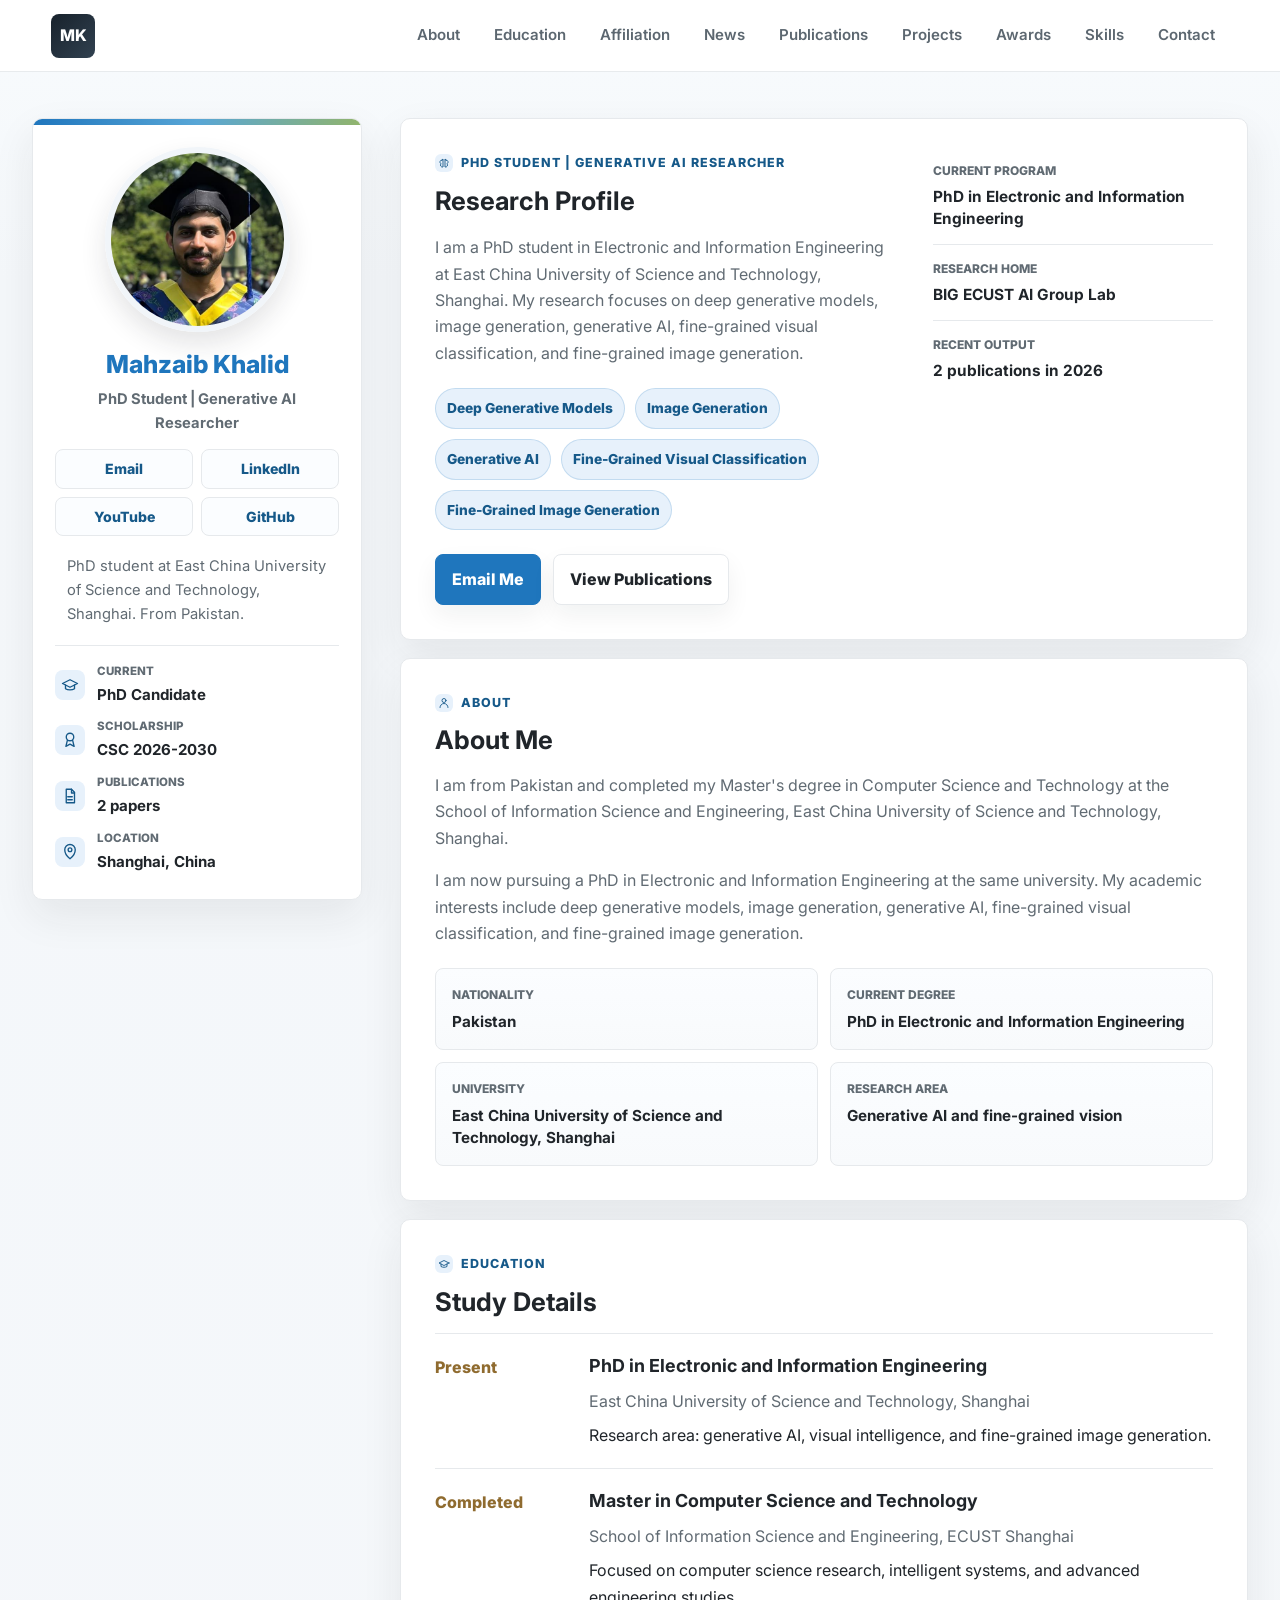
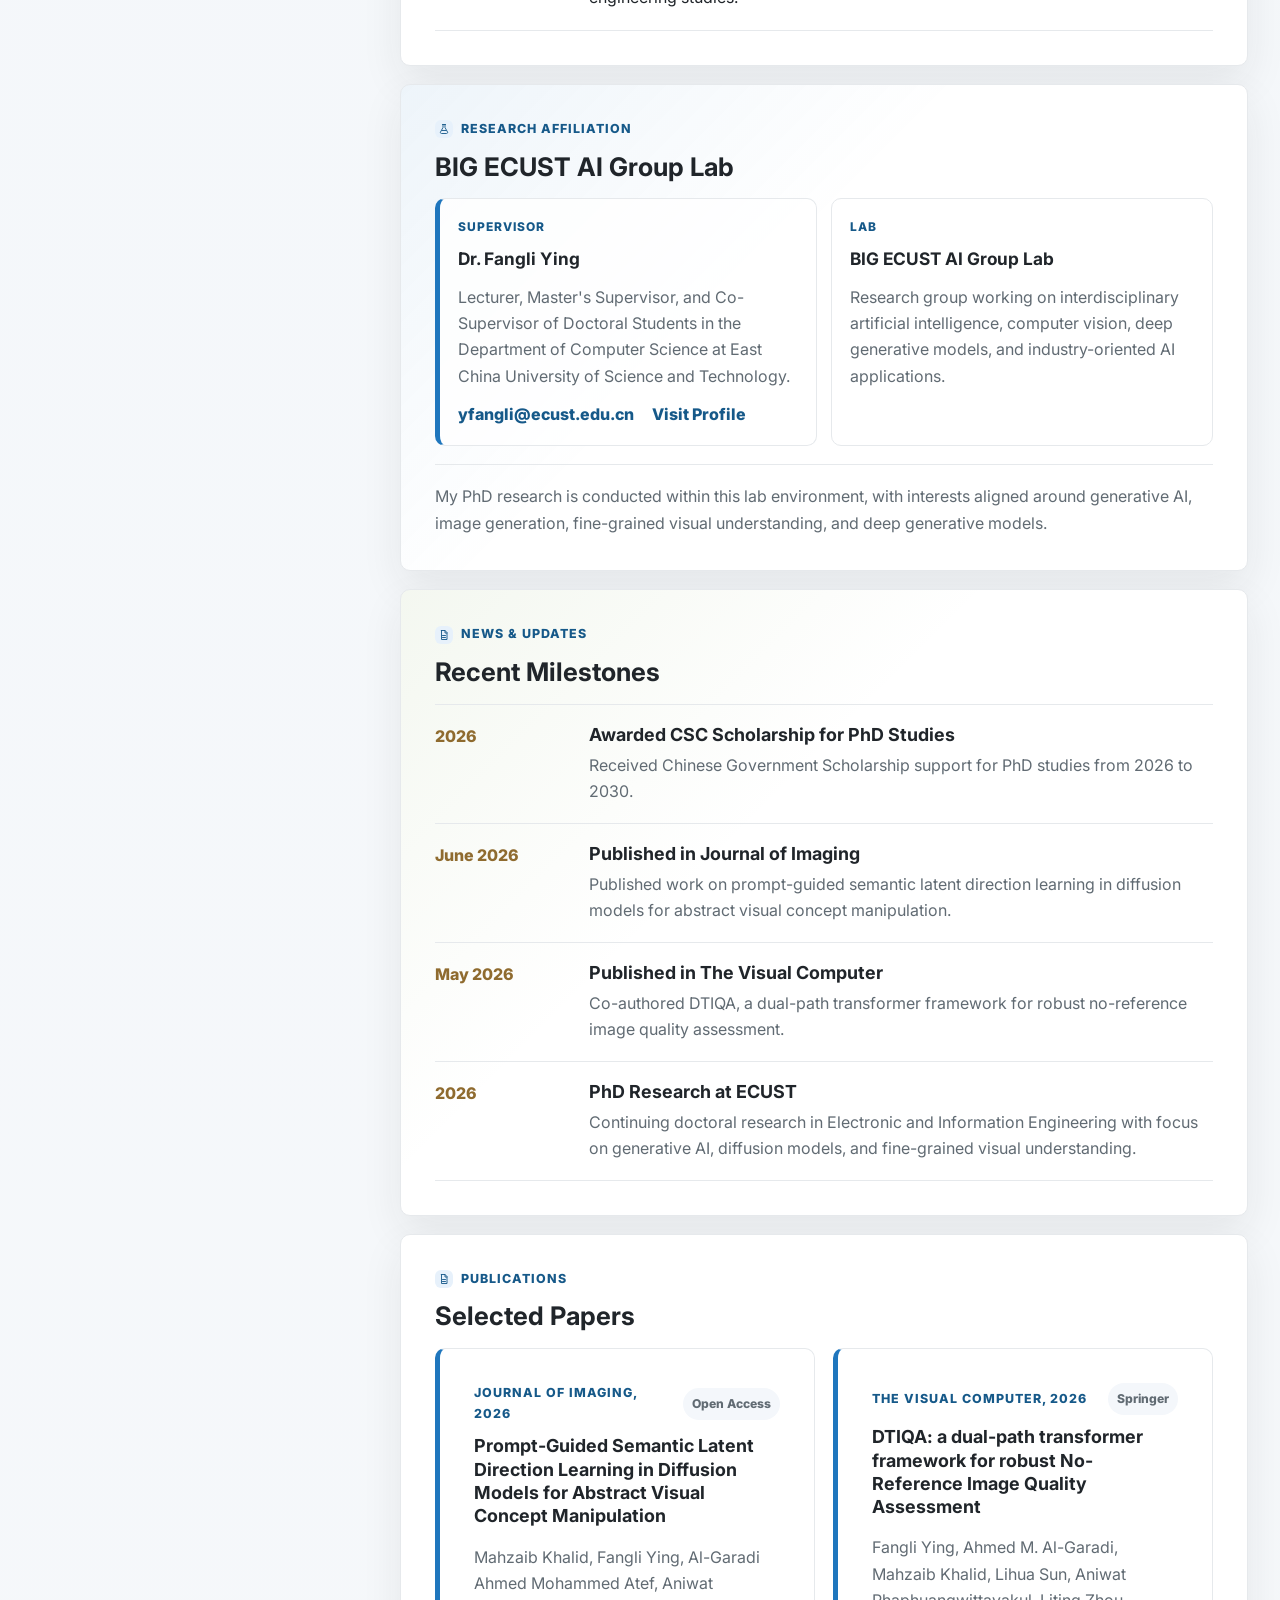
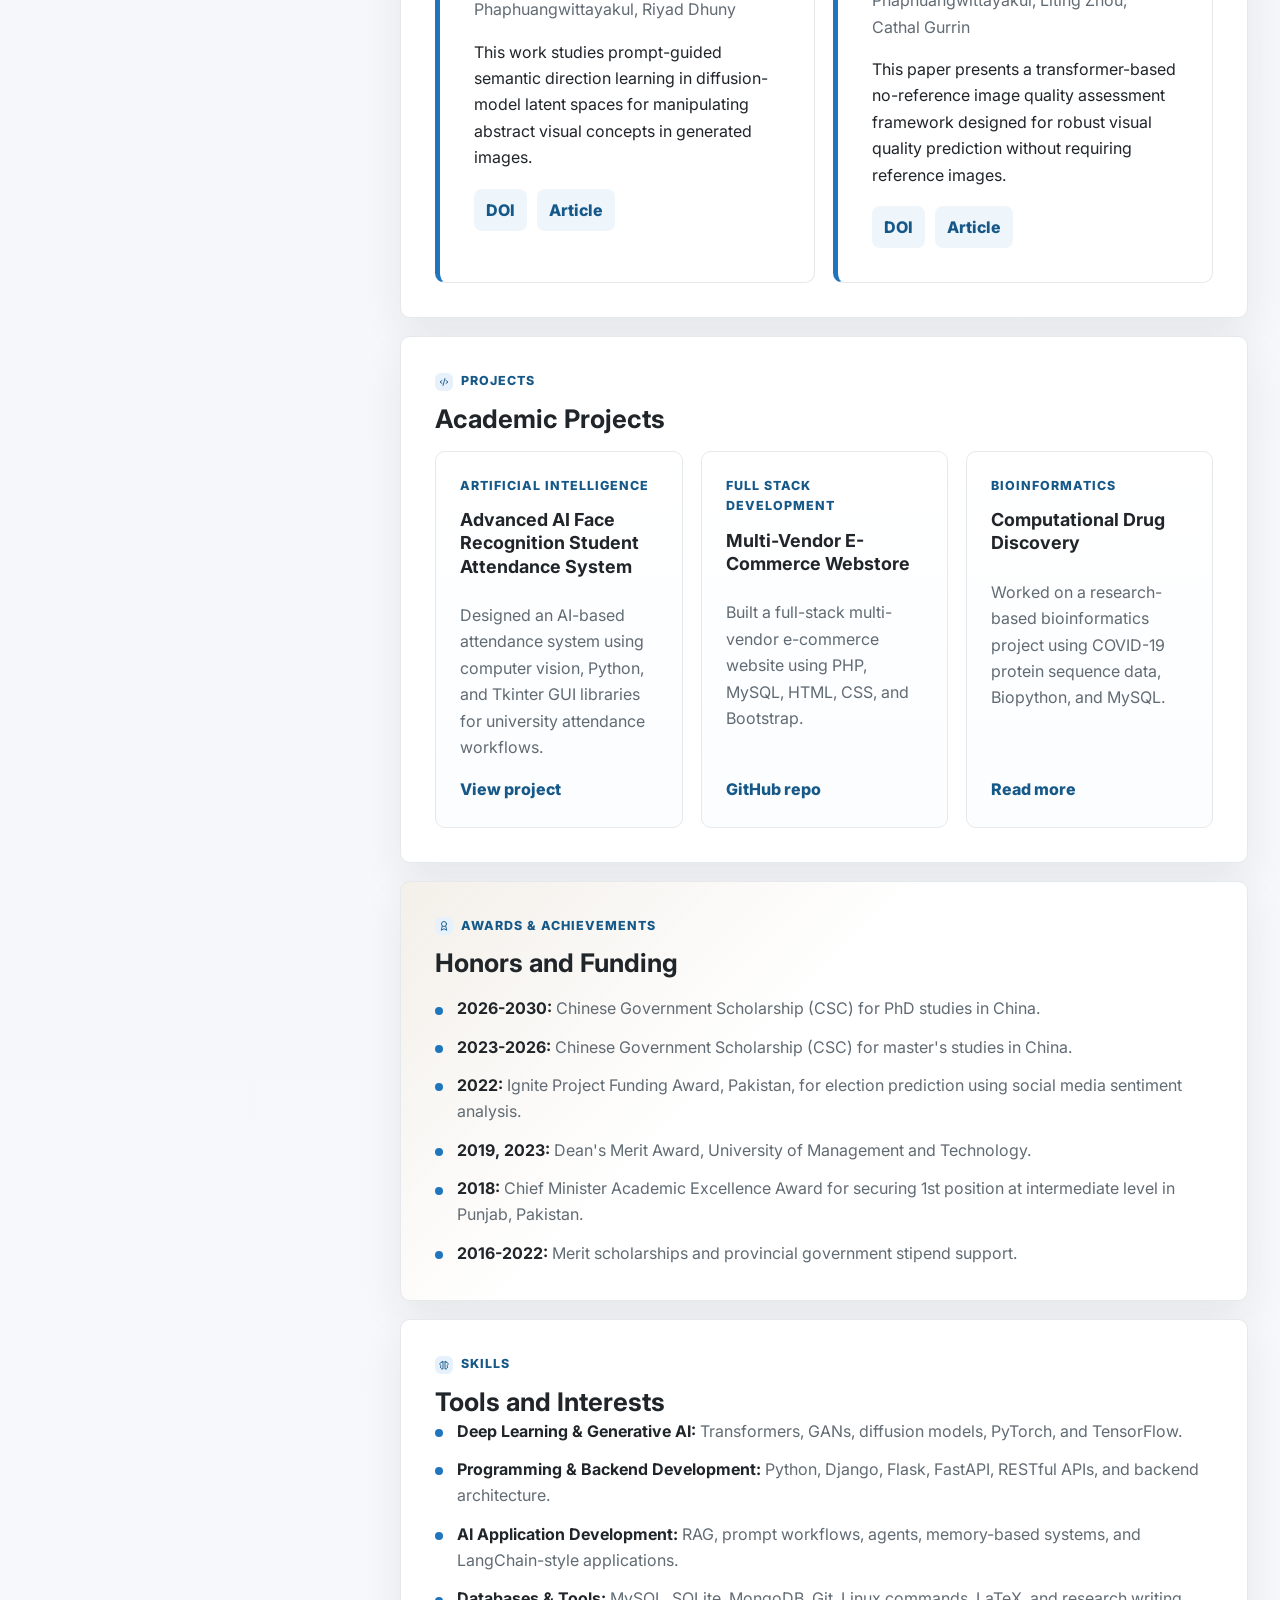
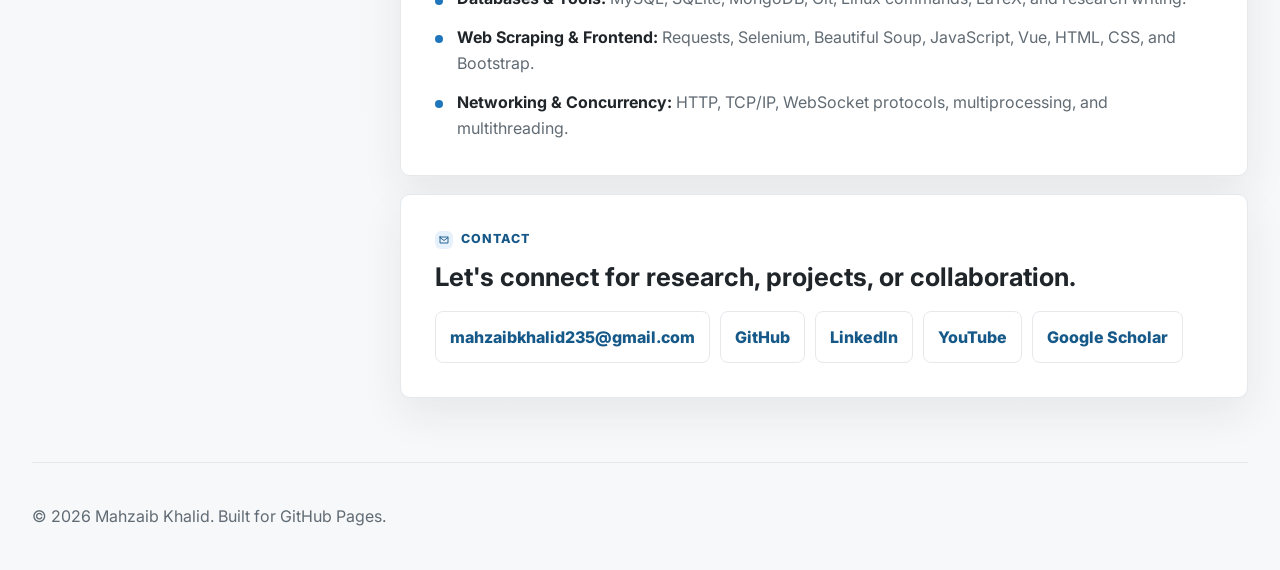
<file: index.html>
<!doctype html>
<html lang="en">
  <head>
    <meta charset="utf-8">
    <meta name="viewport" content="width=device-width, initial-scale=1">
    <meta name="description" content="Academic portfolio of Mahzaib Khalid, PhD student in Electronic and Information Engineering at ECUST Shanghai.">
    <title>Mahzaib Khalid | Academic Portfolio</title>
    <link rel="preconnect" href="https://fonts.googleapis.com">
    <link rel="preconnect" href="https://fonts.gstatic.com" crossorigin>
    <link href="https://fonts.googleapis.com/css2?family=Inter:wght@400;500;600;700;800&family=Source+Serif+4:wght@600;700&display=swap" rel="stylesheet">
    <link rel="stylesheet" href="styles.css?v=20260716-4">
  </head>
  <body>
    <svg class="icon-sprite" aria-hidden="true">
      <symbol id="icon-user" viewBox="0 0 24 24">
        <path d="M20 21a8 8 0 0 0-16 0"></path>
        <circle cx="12" cy="7" r="4"></circle>
      </symbol>
      <symbol id="icon-school" viewBox="0 0 24 24">
        <path d="m22 10-10-5-10 5 10 5 10-5Z"></path>
        <path d="M6 12v5c3 2 9 2 12 0v-5"></path>
      </symbol>
      <symbol id="icon-lab" viewBox="0 0 24 24">
        <path d="M9 3h6"></path>
        <path d="M10 3v6l-5 9a2 2 0 0 0 2 3h10a2 2 0 0 0 2-3l-5-9V3"></path>
        <path d="M8 15h8"></path>
      </symbol>
      <symbol id="icon-paper" viewBox="0 0 24 24">
        <path d="M7 3h7l4 4v14H7V3Z"></path>
        <path d="M14 3v5h4"></path>
        <path d="M9 13h6"></path>
        <path d="M9 17h6"></path>
      </symbol>
      <symbol id="icon-code" viewBox="0 0 24 24">
        <path d="m8 9-4 3 4 3"></path>
        <path d="m16 9 4 3-4 3"></path>
        <path d="m14 5-4 14"></path>
      </symbol>
      <symbol id="icon-mail" viewBox="0 0 24 24">
        <path d="M4 6h16v12H4V6Z"></path>
        <path d="m4 7 8 6 8-6"></path>
      </symbol>
      <symbol id="icon-map" viewBox="0 0 24 24">
        <path d="M12 21s7-5.2 7-12a7 7 0 0 0-14 0c0 6.8 7 12 7 12Z"></path>
        <circle cx="12" cy="9" r="2.5"></circle>
      </symbol>
      <symbol id="icon-brain" viewBox="0 0 24 24">
        <path d="M8 6a4 4 0 0 0-2 7.5A4 4 0 0 0 10 20V4a4 4 0 0 0-2 2Z"></path>
        <path d="M16 6a4 4 0 0 1 2 7.5A4 4 0 0 1 14 20V4a4 4 0 0 1 2 2Z"></path>
      </symbol>
      <symbol id="icon-award" viewBox="0 0 24 24">
        <circle cx="12" cy="8" r="5"></circle>
        <path d="m8.5 12.5-2 8 5.5-3 5.5 3-2-8"></path>
      </symbol>
    </svg>
    <header class="site-header">
      <a class="brand" href="#top" aria-label="Mahzaib Khalid home">
        <span>MK</span>
      </a>
      <button class="nav-toggle" type="button" aria-expanded="false" aria-controls="site-nav" aria-label="Toggle navigation">
        <span></span>
        <span></span>
        <span></span>
      </button>
      <nav id="site-nav" class="site-nav" aria-label="Primary navigation">
        <a href="#about">About</a>
        <a href="#education">Education</a>
        <a href="#affiliation">Affiliation</a>
        <a href="#news">News</a>
        <a href="#publications">Publications</a>
        <a href="#projects">Projects</a>
        <a href="#awards">Awards</a>
        <a href="#skills">Skills</a>
        <a href="#contact">Contact</a>
      </nav>
    </header>

    <main id="top" class="page-layout">
      <aside class="profile-sidebar" aria-label="Profile summary">
        <img class="profile-photo" src="assets/Mahzaib-Profile.jpg" alt="Mahzaib Khalid wearing graduation attire">
        <h1>Mahzaib Khalid</h1>
        <p class="profile-role">PhD Student | Generative AI Researcher</p>
        <div class="profile-links" aria-label="Profile links">
          <a href="mailto:mahzaibkhalid235@gmail.com">Email</a>
          <a href="https://www.linkedin.com/in/mahzaibkhalid/">LinkedIn</a>
          <a href="https://www.youtube.com/@whereismahzaib">YouTube</a>
          <a href="https://github.com/MahzaibKhalid">GitHub</a>
        </div>
        <p class="profile-note">
          PhD student at East China University of Science and Technology, Shanghai. From Pakistan.
        </p>
        <div class="sidebar-facts" aria-label="Quick facts">
          <div>
            <svg class="fact-icon"><use href="#icon-school"></use></svg>
            <span>Current</span>
            <strong>PhD Candidate</strong>
          </div>
          <div>
            <svg class="fact-icon"><use href="#icon-award"></use></svg>
            <span>Scholarship</span>
            <strong>CSC 2026-2030</strong>
          </div>
          <div>
            <svg class="fact-icon"><use href="#icon-paper"></use></svg>
            <span>Publications</span>
            <strong>2 papers</strong>
          </div>
          <div>
            <svg class="fact-icon"><use href="#icon-map"></use></svg>
            <span>Location</span>
            <strong>Shanghai, China</strong>
          </div>
        </div>
      </aside>

      <div class="content-column">
        <section class="hero card-section">
          <div class="hero-content">
            <p class="eyebrow icon-label"><svg><use href="#icon-brain"></use></svg> PhD Student | Generative AI Researcher</p>
            <h2>Research Profile</h2>
            <p class="hero-copy">
              I am a PhD student in Electronic and Information Engineering at East China University of
              Science and Technology, Shanghai. My research focuses on deep generative models, image
              generation, generative AI, fine-grained visual classification, and fine-grained image generation.
            </p>
            <ul class="research-chips" aria-label="Research interests">
              <li>Deep Generative Models</li>
              <li>Image Generation</li>
              <li>Generative AI</li>
              <li>Fine-Grained Visual Classification</li>
              <li>Fine-Grained Image Generation</li>
            </ul>
            <div class="hero-actions" aria-label="Profile links">
              <a class="button primary" href="mailto:mahzaibkhalid235@gmail.com">Email Me</a>
              <a class="button" href="#publications">View Publications</a>
            </div>
          </div>
          <div class="hero-summary" aria-label="Research summary">
            <div>
              <span>Current Program</span>
              <strong>PhD in Electronic and Information Engineering</strong>
            </div>
            <div>
              <span>Research Home</span>
              <strong>BIG ECUST AI Group Lab</strong>
            </div>
            <div>
              <span>Recent Output</span>
              <strong>2 publications in 2026</strong>
            </div>
          </div>
        </section>

      <section id="about" class="section card-section">
        <div class="section-heading simple-heading">
          <p class="section-label icon-label"><svg><use href="#icon-user"></use></svg> About</p>
          <h2>About Me</h2>
        </div>
        <div class="rich-text">
          <p>
            I am from Pakistan and completed my Master's degree in Computer Science and Technology
            at the School of Information Science and Engineering, East China University of Science and
            Technology, Shanghai.
          </p>
          <p>
            I am now pursuing a PhD in Electronic and Information Engineering at the same university.
            My academic interests include deep generative models, image generation, generative AI,
            fine-grained visual classification, and fine-grained image generation.
          </p>
        </div>
        <div class="info-grid">
          <article class="info-card">
            <span>Nationality</span>
            <strong>Pakistan</strong>
          </article>
          <article class="info-card">
            <span>Current Degree</span>
            <strong>PhD in Electronic and Information Engineering</strong>
          </article>
          <article class="info-card">
            <span>University</span>
            <strong>East China University of Science and Technology, Shanghai</strong>
          </article>
          <article class="info-card">
            <span>Research Area</span>
            <strong>Generative AI and fine-grained vision</strong>
          </article>
        </div>
      </section>

      <section id="education" class="section card-section">
        <div class="section-heading simple-heading">
          <p class="section-label icon-label"><svg><use href="#icon-school"></use></svg> Education</p>
          <h2>Study Details</h2>
        </div>
        <div class="timeline">
          <article class="timeline-item">
            <span class="year">Present</span>
            <div>
              <h3>PhD in Electronic and Information Engineering</h3>
              <p class="muted">East China University of Science and Technology, Shanghai</p>
              <p>Research area: generative AI, visual intelligence, and fine-grained image generation.</p>
            </div>
          </article>
          <article class="timeline-item">
            <span class="year">Completed</span>
            <div>
              <h3>Master in Computer Science and Technology</h3>
              <p class="muted">School of Information Science and Engineering, ECUST Shanghai</p>
              <p>Focused on computer science research, intelligent systems, and advanced engineering studies.</p>
            </div>
          </article>
        </div>
      </section>

      <section id="affiliation" class="section card-section affiliation-section">
        <div class="section-heading simple-heading">
          <p class="section-label icon-label"><svg><use href="#icon-lab"></use></svg> Research Affiliation</p>
          <h2>BIG ECUST AI Group Lab</h2>
        </div>
        <div class="affiliation-grid">
          <article class="affiliation-card supervisor-card">
            <span>Supervisor</span>
            <strong>Dr. Fangli Ying</strong>
            <p>
              Lecturer, Master's Supervisor, and Co-Supervisor of Doctoral Students in the
              Department of Computer Science at East China University of Science and Technology.
            </p>
            <div class="supervisor-links">
              <a class="text-link" href="mailto:yfangli@ecust.edu.cn">yfangli@ecust.edu.cn</a>
              <a class="text-link" href="https://fangli-ying.github.io/">Visit Profile</a>
            </div>
          </article>
          <article class="affiliation-card">
            <span>Lab</span>
            <strong>BIG ECUST AI Group Lab</strong>
            <p>
              Research group working on interdisciplinary artificial intelligence, computer vision,
              deep generative models, and industry-oriented AI applications.
            </p>
          </article>
        </div>
        <p class="affiliation-note">
          My PhD research is conducted within this lab environment, with interests aligned around
          generative AI, image generation, fine-grained visual understanding, and deep generative models.
        </p>
      </section>

      <section id="news" class="section card-section news-section">
        <div class="section-heading simple-heading">
          <p class="section-label icon-label"><svg><use href="#icon-paper"></use></svg> News & Updates</p>
          <h2>Recent Milestones</h2>
        </div>
        <div class="news-list">
          <article class="news-item">
            <time datetime="2026">2026</time>
            <div>
              <h3>Awarded CSC Scholarship for PhD Studies</h3>
              <p>
                Received Chinese Government Scholarship support for PhD studies from 2026 to 2030.
              </p>
            </div>
          </article>
          <article class="news-item">
            <time datetime="2026-06-25">June 2026</time>
            <div>
              <h3>Published in Journal of Imaging</h3>
              <p>
                Published work on prompt-guided semantic latent direction learning in diffusion models
                for abstract visual concept manipulation.
              </p>
            </div>
          </article>
          <article class="news-item">
            <time datetime="2026-05-20">May 2026</time>
            <div>
              <h3>Published in The Visual Computer</h3>
              <p>
                Co-authored DTIQA, a dual-path transformer framework for robust no-reference image
                quality assessment.
              </p>
            </div>
          </article>
          <article class="news-item">
            <time datetime="2026">2026</time>
            <div>
              <h3>PhD Research at ECUST</h3>
              <p>
                Continuing doctoral research in Electronic and Information Engineering with focus on
                generative AI, diffusion models, and fine-grained visual understanding.
              </p>
            </div>
          </article>
        </div>
      </section>

      <section id="publications" class="section card-section publication-section">
        <div class="section-heading simple-heading">
          <p class="section-label icon-label"><svg><use href="#icon-paper"></use></svg> Publications</p>
          <h2>Selected Papers</h2>
        </div>
        <div class="publication-list">
          <article class="paper">
            <div class="paper-topline">
              <p class="paper-meta">Journal of Imaging, 2026</p>
              <span class="paper-badge">Open Access</span>
            </div>
            <h3>Prompt-Guided Semantic Latent Direction Learning in Diffusion Models for Abstract Visual Concept Manipulation</h3>
            <p class="muted">
              Mahzaib Khalid, Fangli Ying, Al-Garadi Ahmed Mohammed Atef,
              Aniwat Phaphuangwittayakul, Riyad Dhuny
            </p>
            <p>
              This work studies prompt-guided semantic direction learning in diffusion-model latent spaces
              for manipulating abstract visual concepts in generated images.
            </p>
            <div class="paper-links">
              <a href="https://doi.org/10.3390/jimaging12070279">DOI</a>
              <a href="https://www.mdpi.com/2313-433X/12/7/279">Article</a>
            </div>
          </article>
          <article class="paper">
            <div class="paper-topline">
              <p class="paper-meta">The Visual Computer, 2026</p>
              <span class="paper-badge">Springer</span>
            </div>
            <h3>DTIQA: a dual-path transformer framework for robust No-Reference Image Quality Assessment</h3>
            <p class="muted">
              Fangli Ying, Ahmed M. Al-Garadi, Mahzaib Khalid, Lihua Sun,
              Aniwat Phaphuangwittayakul, Liting Zhou, Cathal Gurrin
            </p>
            <p>
              This paper presents a transformer-based no-reference image quality assessment framework
              designed for robust visual quality prediction without requiring reference images.
            </p>
            <div class="paper-links">
              <a href="https://doi.org/10.1007/s00371-026-04506-x">DOI</a>
              <a href="https://link.springer.com/article/10.1007/s00371-026-04506-x">Article</a>
            </div>
          </article>
        </div>
      </section>

      <section id="projects" class="section card-section">
        <div class="section-heading simple-heading">
          <p class="section-label icon-label"><svg><use href="#icon-code"></use></svg> Projects</p>
          <h2>Academic Projects</h2>
        </div>
        <div class="project-grid">
          <article class="project-card">
            <p class="project-type">Artificial Intelligence</p>
            <h3>Advanced AI Face Recognition Student Attendance System</h3>
            <p>Designed an AI-based attendance system using computer vision, Python, and Tkinter GUI libraries for university attendance workflows.</p>
            <a href="#">View project</a>
          </article>
          <article class="project-card">
            <p class="project-type">Full Stack Development</p>
            <h3>Multi-Vendor E-Commerce Webstore</h3>
            <p>Built a full-stack multi-vendor e-commerce website using PHP, MySQL, HTML, CSS, and Bootstrap.</p>
            <a href="#">GitHub repo</a>
          </article>
          <article class="project-card">
            <p class="project-type">Bioinformatics</p>
            <h3>Computational Drug Discovery</h3>
            <p>Worked on a research-based bioinformatics project using COVID-19 protein sequence data, Biopython, and MySQL.</p>
            <a href="#">Read more</a>
          </article>
        </div>
      </section>

      <section id="awards" class="section card-section awards-section">
        <div class="section-heading simple-heading">
          <p class="section-label icon-label"><svg><use href="#icon-award"></use></svg> Awards & Achievements</p>
          <h2>Honors and Funding</h2>
        </div>
        <ul class="award-list compact-list">
          <li><strong>2026-2030:</strong> Chinese Government Scholarship (CSC) for PhD studies in China.</li>
          <li><strong>2023-2026:</strong> Chinese Government Scholarship (CSC) for master's studies in China.</li>
          <li><strong>2022:</strong> Ignite Project Funding Award, Pakistan, for election prediction using social media sentiment analysis.</li>
          <li><strong>2019, 2023:</strong> Dean's Merit Award, University of Management and Technology.</li>
          <li><strong>2018:</strong> Chief Minister Academic Excellence Award for securing 1st position at intermediate level in Punjab, Pakistan.</li>
          <li><strong>2016-2022:</strong> Merit scholarships and provincial government stipend support.</li>
        </ul>
      </section>

      <section id="skills" class="section card-section skill-band" aria-label="Skills">
        <div class="simple-heading">
          <p class="section-label icon-label"><svg><use href="#icon-brain"></use></svg> Skills</p>
          <h2>Tools and Interests</h2>
        </div>
        <ul class="compact-list">
          <li><strong>Deep Learning & Generative AI:</strong> Transformers, GANs, diffusion models, PyTorch, and TensorFlow.</li>
          <li><strong>Programming & Backend Development:</strong> Python, Django, Flask, FastAPI, RESTful APIs, and backend architecture.</li>
          <li><strong>AI Application Development:</strong> RAG, prompt workflows, agents, memory-based systems, and LangChain-style applications.</li>
          <li><strong>Databases & Tools:</strong> MySQL, SQLite, MongoDB, Git, Linux commands, LaTeX, and research writing.</li>
          <li><strong>Web Scraping & Frontend:</strong> Requests, Selenium, Beautiful Soup, JavaScript, Vue, HTML, CSS, and Bootstrap.</li>
          <li><strong>Networking & Concurrency:</strong> HTTP, TCP/IP, WebSocket protocols, multiprocessing, and multithreading.</li>
        </ul>
      </section>

      <section id="contact" class="section card-section contact-section">
        <div class="simple-heading">
          <p class="section-label icon-label"><svg><use href="#icon-mail"></use></svg> Contact</p>
          <h2>Let's connect for research, projects, or collaboration.</h2>
        </div>
        <div class="contact-links">
          <a href="mailto:mahzaibkhalid235@gmail.com">mahzaibkhalid235@gmail.com</a>
          <a href="https://github.com/MahzaibKhalid">GitHub</a>
          <a href="https://www.linkedin.com/in/mahzaibkhalid/">LinkedIn</a>
          <a href="https://www.youtube.com/@whereismahzaib">YouTube</a>
          <a href="https://scholar.google.com/">Google Scholar</a>
        </div>
      </section>
      </div>
    </main>

    <footer class="site-footer">
      <p>&copy; <span id="year"></span> Mahzaib Khalid. Built for GitHub Pages.</p>
    </footer>

    <script src="script.js?v=20260716-4"></script>
  </body>
</html>
</file>
<file: styles.css>
:root {
  color-scheme: light;
  --bg: #ffffff;
  --surface: #ffffff;
  --ink: #20252a;
  --muted: #616b73;
  --line: #e6e9ec;
  --accent: #1f76bd;
  --accent-dark: #165989;
  --accent-soft: #e7f1fb;
  --warm: #8f6b2f;
  --soft: #eef6fc;
  --shadow: 0 16px 42px rgba(32, 37, 42, 0.08);
}

* {
  box-sizing: border-box;
}

html {
  scroll-behavior: smooth;
}

body {
  margin: 0;
  background:
    linear-gradient(180deg, #f8fbfd 0%, #f4f7fa 280px, #f6f8fa 100%);
  color: var(--ink);
  font-family: Inter, system-ui, -apple-system, BlinkMacSystemFont, "Segoe UI", sans-serif;
  line-height: 1.65;
}

a {
  color: inherit;
  text-decoration: none;
}

img {
  max-width: 100%;
  height: auto;
}

.profile-sidebar img.profile-photo {
  width: min(185px, 62vw);
  aspect-ratio: 1 / 1;
  border-radius: 50%;
  object-fit: cover;
}

.icon-sprite {
  position: absolute;
  width: 0;
  height: 0;
  overflow: hidden;
}

svg {
  display: inline-block;
  flex: none;
}

svg path,
svg circle {
  fill: none;
  stroke: currentColor;
  stroke-width: 1.8;
  stroke-linecap: round;
  stroke-linejoin: round;
}

.site-header {
  position: sticky;
  top: 0;
  z-index: 20;
  display: flex;
  align-items: center;
  justify-content: space-between;
  min-height: 72px;
  padding: 12px clamp(24px, 4vw, 76px);
  border-bottom: 1px solid rgba(230, 233, 236, 0.9);
  background: rgba(255, 255, 255, 0.94);
  backdrop-filter: blur(18px);
}

.brand {
  display: grid;
  place-items: center;
  width: 44px;
  height: 44px;
  border-radius: 8px;
  background: linear-gradient(135deg, #18222c, #314150);
  color: var(--surface);
  font-weight: 800;
}

.site-nav {
  display: flex;
  gap: 6px;
  align-items: center;
}

.site-nav a {
  padding: 10px 14px;
  border-radius: 8px;
  color: #5c6770;
  font-size: 0.94rem;
  font-weight: 600;
}

.site-nav a:hover,
.site-nav a:focus-visible {
  background: var(--soft);
  color: var(--accent-dark);
}

.nav-toggle {
  display: none;
  width: 44px;
  height: 44px;
  border: 1px solid var(--line);
  border-radius: 8px;
  background: var(--surface);
  padding: 10px;
}

.nav-toggle span {
  display: block;
  height: 2px;
  margin: 5px 0;
  background: var(--ink);
}

.page-layout {
  display: grid;
  grid-template-columns: 330px minmax(0, 1fr);
  gap: clamp(22px, 3vw, 42px);
  width: min(1620px, calc(100% - 64px));
  margin: 0 auto;
  padding: clamp(24px, 4vw, 46px) 0;
}

.profile-sidebar {
  position: sticky;
  top: 104px;
  align-self: start;
  text-align: center;
  padding: 24px 22px;
  border: 1px solid var(--line);
  border-radius: 10px;
  background: var(--surface);
  box-shadow: var(--shadow);
  overflow: hidden;
}

.profile-sidebar::before {
  content: "";
  display: block;
  height: 6px;
  margin: -24px -22px 22px;
  background: linear-gradient(90deg, var(--accent), #58a6d6, #91b46c);
}

.profile-photo {
  display: block;
  width: min(185px, 62vw);
  aspect-ratio: 1 / 1;
  margin: 0 auto 18px;
  border-radius: 50%;
  object-fit: cover;
  object-position: 50% 34%;
  border: 6px solid #f1f5f9;
  box-shadow: 0 12px 26px rgba(32, 37, 42, 0.12);
}

.profile-sidebar h1 {
  margin: 0;
  color: var(--accent);
  font-family: Inter, system-ui, sans-serif;
  font-size: 1.55rem;
  line-height: 1.2;
  font-weight: 800;
}

.profile-role {
  margin: 7px 0 12px;
  color: var(--muted);
  font-weight: 700;
  font-size: 0.92rem;
}

.profile-links {
  display: grid;
  grid-template-columns: repeat(2, minmax(0, 1fr));
  gap: 8px;
  margin: 14px 0 18px;
}

.profile-links a {
  display: inline-flex;
  justify-content: center;
  align-items: center;
  min-height: 36px;
  padding: 7px 10px;
  border: 1px solid var(--line);
  border-radius: 8px;
  color: var(--accent-dark);
  background: #fbfdff;
  font-size: 0.88rem;
  font-weight: 800;
}

.profile-links a:not(:last-child)::after {
  content: none;
}

.profile-note {
  margin: 0 auto;
  max-width: 260px;
  color: var(--muted);
  text-align: left;
  font-size: 0.92rem;
}

.sidebar-facts {
  display: grid;
  gap: 10px;
  margin-top: 18px;
  padding-top: 16px;
  border-top: 1px solid var(--line);
  text-align: left;
}

.sidebar-facts div {
  display: grid;
  grid-template-columns: 32px minmax(0, 1fr);
  gap: 2px 10px;
  align-items: center;
}

.sidebar-facts span {
  grid-column: 2;
  color: var(--muted);
  font-size: 0.72rem;
  font-weight: 800;
  text-transform: uppercase;
}

.sidebar-facts strong {
  grid-column: 2;
  font-size: 0.94rem;
}

.fact-icon {
  grid-row: 1 / span 2;
  width: 30px;
  height: 30px;
  padding: 6px;
  border-radius: 8px;
  background: var(--accent-soft);
  color: var(--accent-dark);
}

.content-column {
  min-width: 0;
}

.hero {
  display: grid;
  grid-template-columns: minmax(0, 1fr) 280px;
  gap: clamp(22px, 4vw, 44px);
  align-items: start;
  padding: 0;
  border-bottom: 0;
  background: var(--surface);
}

.hero-content {
  max-width: 980px;
}

.eyebrow,
.section-label,
.paper-meta,
.project-type {
  margin: 0 0 12px;
  color: var(--accent-dark);
  font-size: 0.78rem;
  font-weight: 800;
  letter-spacing: 0.08em;
  text-transform: uppercase;
}

.icon-label {
  display: inline-flex;
  align-items: center;
  gap: 8px;
}

.icon-label svg {
  width: 18px;
  height: 18px;
  padding: 3px;
  border-radius: 6px;
  background: var(--accent-soft);
  color: var(--accent-dark);
}

h1,
h2,
h3,
p {
  overflow-wrap: anywhere;
}

h1 {
  margin: 0;
  font-size: 1.85rem;
  line-height: 1.2;
  letter-spacing: 0;
}

h2 {
  margin: 0;
  font-family: Inter, system-ui, sans-serif;
  font-size: clamp(1.45rem, 2vw, 1.95rem);
  line-height: 1.2;
  letter-spacing: 0;
}

h3 {
  margin: 0 0 8px;
  font-size: 1.12rem;
  line-height: 1.3;
  letter-spacing: 0;
}

.hero-copy {
  max-width: 900px;
  margin: 18px 0 0;
  color: var(--muted);
  font-size: 1rem;
}

.research-chips {
  display: flex;
  flex-wrap: wrap;
  gap: 10px;
  padding: 0;
  margin: 22px 0 0;
  list-style: none;
}

.research-chips li {
  padding: 8px 11px;
  border: 1px solid rgba(31, 118, 189, 0.18);
  border-radius: 999px;
  background: var(--accent-soft);
  color: var(--accent-dark);
  font-size: 0.86rem;
  font-weight: 800;
}

.hero-actions {
  display: flex;
  flex-wrap: wrap;
  gap: 12px;
  margin-top: 24px;
}

.hero-summary {
  display: grid;
  gap: 14px;
  padding-top: 8px;
}

.hero-summary div {
  padding-bottom: 14px;
  border-bottom: 1px solid var(--line);
}

.hero-summary div:last-child {
  padding-bottom: 0;
  border-bottom: 0;
}

.hero-summary span {
  display: block;
  margin-bottom: 5px;
  color: var(--muted);
  font-size: 0.75rem;
  font-weight: 800;
  text-transform: uppercase;
}

.hero-summary strong {
  display: block;
  color: var(--ink);
  font-size: 0.96rem;
  line-height: 1.45;
}

.button {
  display: inline-flex;
  align-items: center;
  justify-content: center;
  min-height: 48px;
  padding: 11px 16px;
  border: 1px solid var(--line);
  border-radius: 8px;
  background: var(--surface);
  color: var(--ink);
  font-weight: 800;
  box-shadow: 0 10px 24px rgba(24, 32, 31, 0.06);
}

.button:hover,
.button:focus-visible,
.profile-links a:hover,
.profile-links a:focus-visible,
.contact-links a:hover,
.contact-links a:focus-visible,
.paper-links a:hover,
.paper-links a:focus-visible {
  transform: translateY(-1px);
  box-shadow: 0 10px 22px rgba(32, 37, 42, 0.1);
}

.button.primary {
  border-color: var(--accent);
  background: var(--accent);
  color: white;
}

dt {
  color: var(--muted);
  font-size: 0.78rem;
  font-weight: 800;
  text-transform: uppercase;
}

dd {
  margin: 4px 0 0;
  font-weight: 700;
}

.section {
  padding: 0;
}

.card-section {
  margin-bottom: 18px;
  padding: clamp(22px, 3vw, 34px);
  border: 1px solid var(--line);
  border-radius: 10px;
  background: var(--surface);
  box-shadow: var(--shadow);
}

.split-section {
  display: block;
}

.rich-text {
  color: var(--muted);
  font-size: 1rem;
}

.section-heading {
  margin-bottom: 16px;
}

.simple-heading h2 {
  max-width: 720px;
}

.timeline {
  border-top: 1px solid var(--line);
}

.timeline-item {
  display: grid;
  grid-template-columns: 130px minmax(0, 1fr);
  gap: 24px;
  padding: 20px 0;
  border-bottom: 1px solid var(--line);
}

.timeline-item p {
  margin: 8px 0 0;
}

.timeline-item .muted {
  margin-top: 10px;
}

.year {
  color: var(--warm);
  font-weight: 800;
}

.muted {
  color: var(--muted);
}

.publication-section {
  background: var(--surface);
}

.publication-list {
  display: grid;
  grid-template-columns: repeat(2, minmax(0, 1fr));
  gap: 18px;
}

.paper,
.project-card {
  border: 1px solid var(--line);
  border-radius: 10px;
  background: var(--surface);
  box-shadow: none;
}

.paper {
  position: relative;
  padding: clamp(22px, 4vw, 34px);
  border-left: 5px solid var(--accent);
}

.paper-topline {
  display: flex;
  align-items: center;
  justify-content: space-between;
  gap: 12px;
  margin-bottom: 10px;
}

.paper-topline .paper-meta {
  margin: 0;
}

.paper-badge {
  flex: none;
  padding: 6px 9px;
  border-radius: 999px;
  background: #f4f7fb;
  color: var(--muted);
  font-size: 0.76rem;
  font-weight: 800;
}

.paper-links,
.contact-links {
  display: flex;
  flex-wrap: wrap;
  gap: 10px;
  margin-top: 18px;
}

.paper-links a,
.project-card a,
.contact-links a {
  color: var(--accent-dark);
  font-weight: 800;
}

.paper-links a {
  padding: 8px 12px;
  border-radius: 8px;
  background: var(--soft);
  transition: transform 160ms ease, box-shadow 160ms ease;
}

.project-grid {
  display: grid;
  grid-template-columns: repeat(3, minmax(0, 1fr));
  gap: 18px;
}

.project-card {
  display: flex;
  flex-direction: column;
  min-height: 220px;
  padding: 24px;
  background: linear-gradient(180deg, #ffffff, #fbfdff);
}

.project-card p:not(.project-type) {
  color: var(--muted);
}

.project-card a {
  margin-top: auto;
}

.skill-band {
  display: block;
  background: var(--surface);
}

.skill-list {
  display: flex;
  flex-wrap: wrap;
  gap: 12px;
  padding: 0;
  margin: 0;
  list-style: none;
}

.skill-list li {
  padding: 10px 14px;
  border: 1px solid rgba(31, 118, 189, 0.18);
  border-radius: 8px;
  background: #fbfdff;
  color: var(--accent-dark);
  font-weight: 800;
}

.contact-section {
  display: block;
}

.contact-links {
  justify-content: flex-start;
}

.contact-links a {
  padding: 12px 14px;
  border: 1px solid var(--line);
  border-radius: 8px;
  background: var(--surface);
  transition: transform 160ms ease, box-shadow 160ms ease;
}

.site-footer {
  width: min(1620px, calc(100% - 64px));
  margin: 0 auto;
  padding: 24px 0;
  border-top: 1px solid var(--line);
  color: var(--muted);
}

.info-grid {
  display: grid;
  grid-template-columns: repeat(2, minmax(0, 1fr));
  gap: 12px;
  margin-top: 22px;
}

.info-card {
  padding: 16px;
  border: 1px solid var(--line);
  border-radius: 8px;
  background: linear-gradient(180deg, #fbfdff, #f8fafc);
}

.info-card span {
  display: block;
  margin-bottom: 6px;
  color: var(--muted);
  font-size: 0.75rem;
  font-weight: 800;
  text-transform: uppercase;
}

.info-card strong {
  display: block;
  color: var(--ink);
  font-size: 0.95rem;
  line-height: 1.45;
}

.affiliation-section {
  background:
    linear-gradient(135deg, rgba(31, 118, 189, 0.08), transparent 42%),
    var(--surface);
}

.affiliation-grid {
  display: grid;
  grid-template-columns: repeat(2, minmax(0, 1fr));
  gap: 14px;
}

.affiliation-card {
  padding: 18px;
  border: 1px solid var(--line);
  border-radius: 10px;
  background: rgba(255, 255, 255, 0.82);
}

.affiliation-card span {
  display: block;
  margin-bottom: 8px;
  color: var(--accent-dark);
  font-size: 0.75rem;
  font-weight: 800;
  letter-spacing: 0.08em;
  text-transform: uppercase;
}

.affiliation-card strong {
  display: block;
  margin-bottom: 10px;
  color: var(--ink);
  font-size: 1.08rem;
}

.affiliation-card p,
.affiliation-note {
  margin: 0;
  color: var(--muted);
}

.text-link {
  display: inline-flex;
  margin-top: 12px;
  color: var(--accent-dark);
  font-weight: 800;
}

.supervisor-links {
  display: flex;
  flex-wrap: wrap;
  gap: 10px 18px;
}

.supervisor-card {
  border-left: 5px solid var(--accent);
}

.affiliation-note {
  margin-top: 18px;
  padding-top: 18px;
  border-top: 1px solid var(--line);
}

.awards-section {
  background:
    linear-gradient(135deg, rgba(143, 107, 47, 0.1), transparent 42%),
    var(--surface);
}

.compact-list {
  display: grid;
  gap: 12px;
  padding: 0;
  margin: 0;
  list-style: none;
}

.compact-list li {
  position: relative;
  padding-left: 22px;
  color: var(--muted);
}

.compact-list li::before {
  content: "";
  position: absolute;
  top: 0.72em;
  left: 0;
  width: 8px;
  height: 8px;
  border-radius: 50%;
  background: var(--accent);
}

.compact-list strong {
  color: var(--ink);
}

.news-section {
  background:
    linear-gradient(135deg, rgba(145, 180, 108, 0.1), transparent 40%),
    var(--surface);
}

.news-list {
  display: grid;
  gap: 0;
  border-top: 1px solid var(--line);
}

.news-item {
  display: grid;
  grid-template-columns: 130px minmax(0, 1fr);
  gap: 24px;
  padding: 18px 0;
  border-bottom: 1px solid var(--line);
}

.news-item time {
  color: var(--warm);
  font-weight: 800;
}

.news-item h3 {
  margin-bottom: 6px;
}

.news-item p {
  margin: 0;
  color: var(--muted);
}

@media (max-width: 1180px) {
  .publication-list {
    grid-template-columns: 1fr;
  }

  .project-grid {
    grid-template-columns: 1fr;
  }

}

@media (max-width: 860px) {
  .nav-toggle {
    display: block;
  }

  .site-nav {
    position: absolute;
    top: 72px;
    right: 20px;
    left: 20px;
    display: none;
    flex-direction: column;
    align-items: stretch;
    padding: 10px;
    border: 1px solid var(--line);
    border-radius: 8px;
    background: var(--surface);
    box-shadow: var(--shadow);
  }

  .site-nav.is-open {
    display: flex;
  }

  .page-layout {
    grid-template-columns: 1fr;
    width: min(100% - 32px, 760px);
    gap: 34px;
    padding-top: 32px;
  }

  .profile-sidebar {
    position: static;
  }

  .profile-note {
    text-align: center;
  }

  .hero,
  .split-section,
  .skill-band,
  .contact-section {
    display: block;
  }

  .hero-summary {
    margin-top: 24px;
    padding-top: 18px;
    border-top: 1px solid var(--line);
  }

  .hero {
    min-height: auto;
  }

  .project-grid {
    grid-template-columns: 1fr;
  }

  .publication-list {
    grid-template-columns: 1fr;
  }

  .info-grid {
    grid-template-columns: 1fr;
  }

  .affiliation-grid {
    grid-template-columns: 1fr;
  }
}

@media (max-width: 560px) {
  .site-header {
    min-height: 64px;
  }

  .site-nav {
    top: 64px;
  }

  .hero-actions,
  .button,
  .contact-links a {
    width: 100%;
  }

  .timeline-item {
    grid-template-columns: 1fr;
    gap: 8px;
  }

  .news-item {
    grid-template-columns: 1fr;
    gap: 8px;
  }

  .section-heading {
    display: block;
  }
}
</file>
